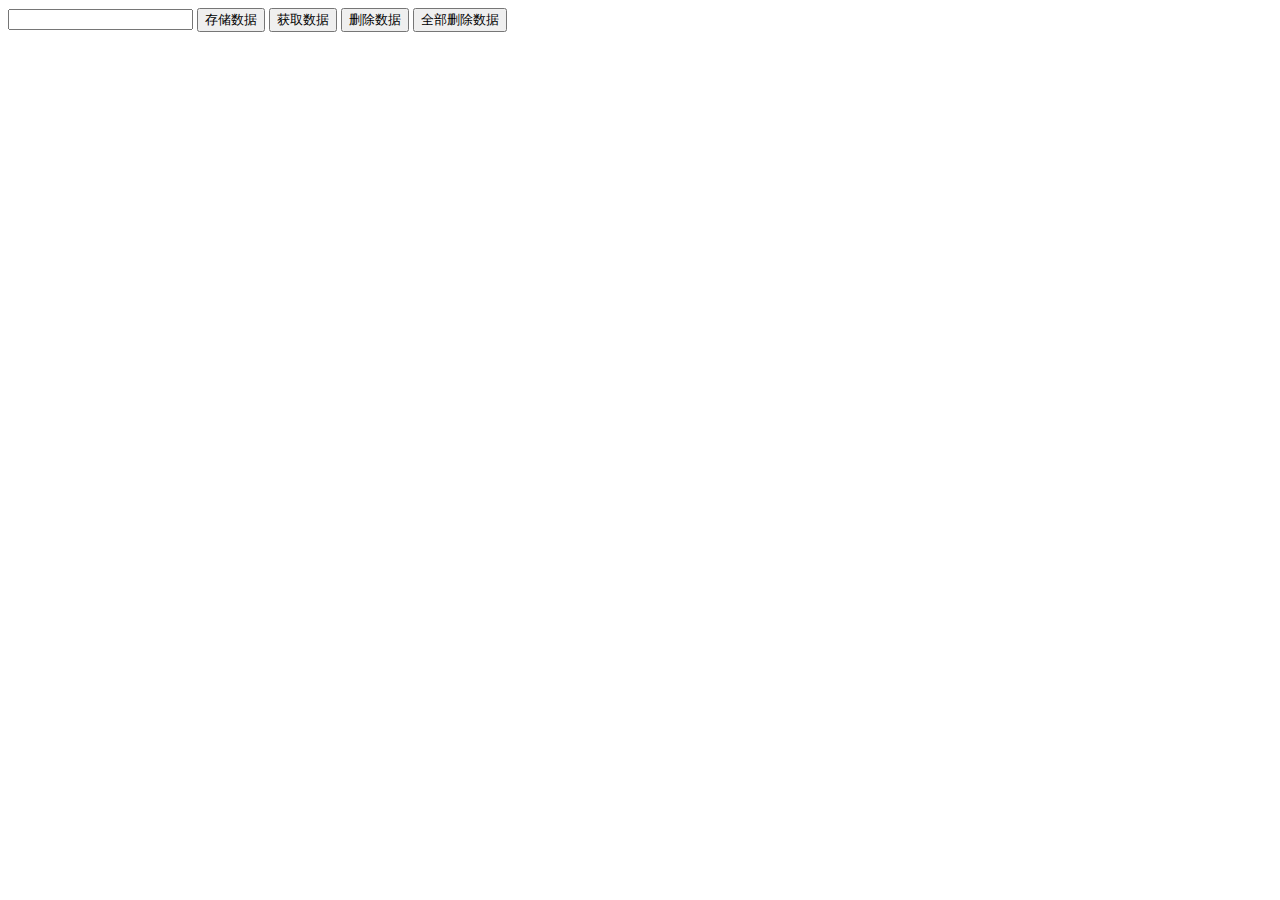
<file: home/02-本地存储.html>
<!DOCTYPE html>
<html lang="en">

<head>
    <meta charset="UTF-8">
    <meta name="viewport" content="width=device-width, initial-scale=1.0">
    <title>本地存储</title>
</head>

<body>
    <input type="text">
    <button class="set">存储数据</button>
    <button class="get">获取数据</button>
    <button class="remove">删除数据</button>
    <button class="clear">全部删除数据</button>
    <script>
        // 获取元素
        let inp = document.querySelector('input');
        let setBtn = document.querySelector('.set');
        let getBtn = document.querySelector('.get');
        let removeBtn = document.querySelector('.remove');
        let clearBtn = document.querySelector('.clear');

        // sessionStorage的操作
        //  生命周期：页面或者是浏览器关闭的时候（页面刷新，数据还在）

        // 存储数据 setItem
        // setBtn.onclick = function () {
        //     sessionStorage.setItem('name', inp.value);
        //     sessionStorage.setItem('age', 20);
        // }

        // // 获取数据 getItem
        // getBtn.onclick = function () {
        //     console.log(sessionStorage.getItem("name"));
        // }

        // // 删除数据 removeItem
        // removeBtn.onclick = function () {
        //     sessionStorage.removeItem('name');
        // }

        // // 删除所有数据 clear
        // clearBtn.onclick = function () {
        //     sessionStorage.clear();
        // }


        // localStorage 演示
        // 存储数据

        setBtn.onclick = function () {
            localStorage.setItem('good', inp.value);
            localStorage.setItem('age', 55);
        }

        // // 获取数据
        getBtn.onclick = function () {
            console.log(localStorage.getItem('good'));
        }

        // // 删除数据
        removeBtn.onclick = function () {
            localStorage.removeItem('good');
        }

        // // 删除所有数据
        clearBtn.onclick = function () {
            localStorage.clear();
        }
    </script>
</body>

</html>
</file>
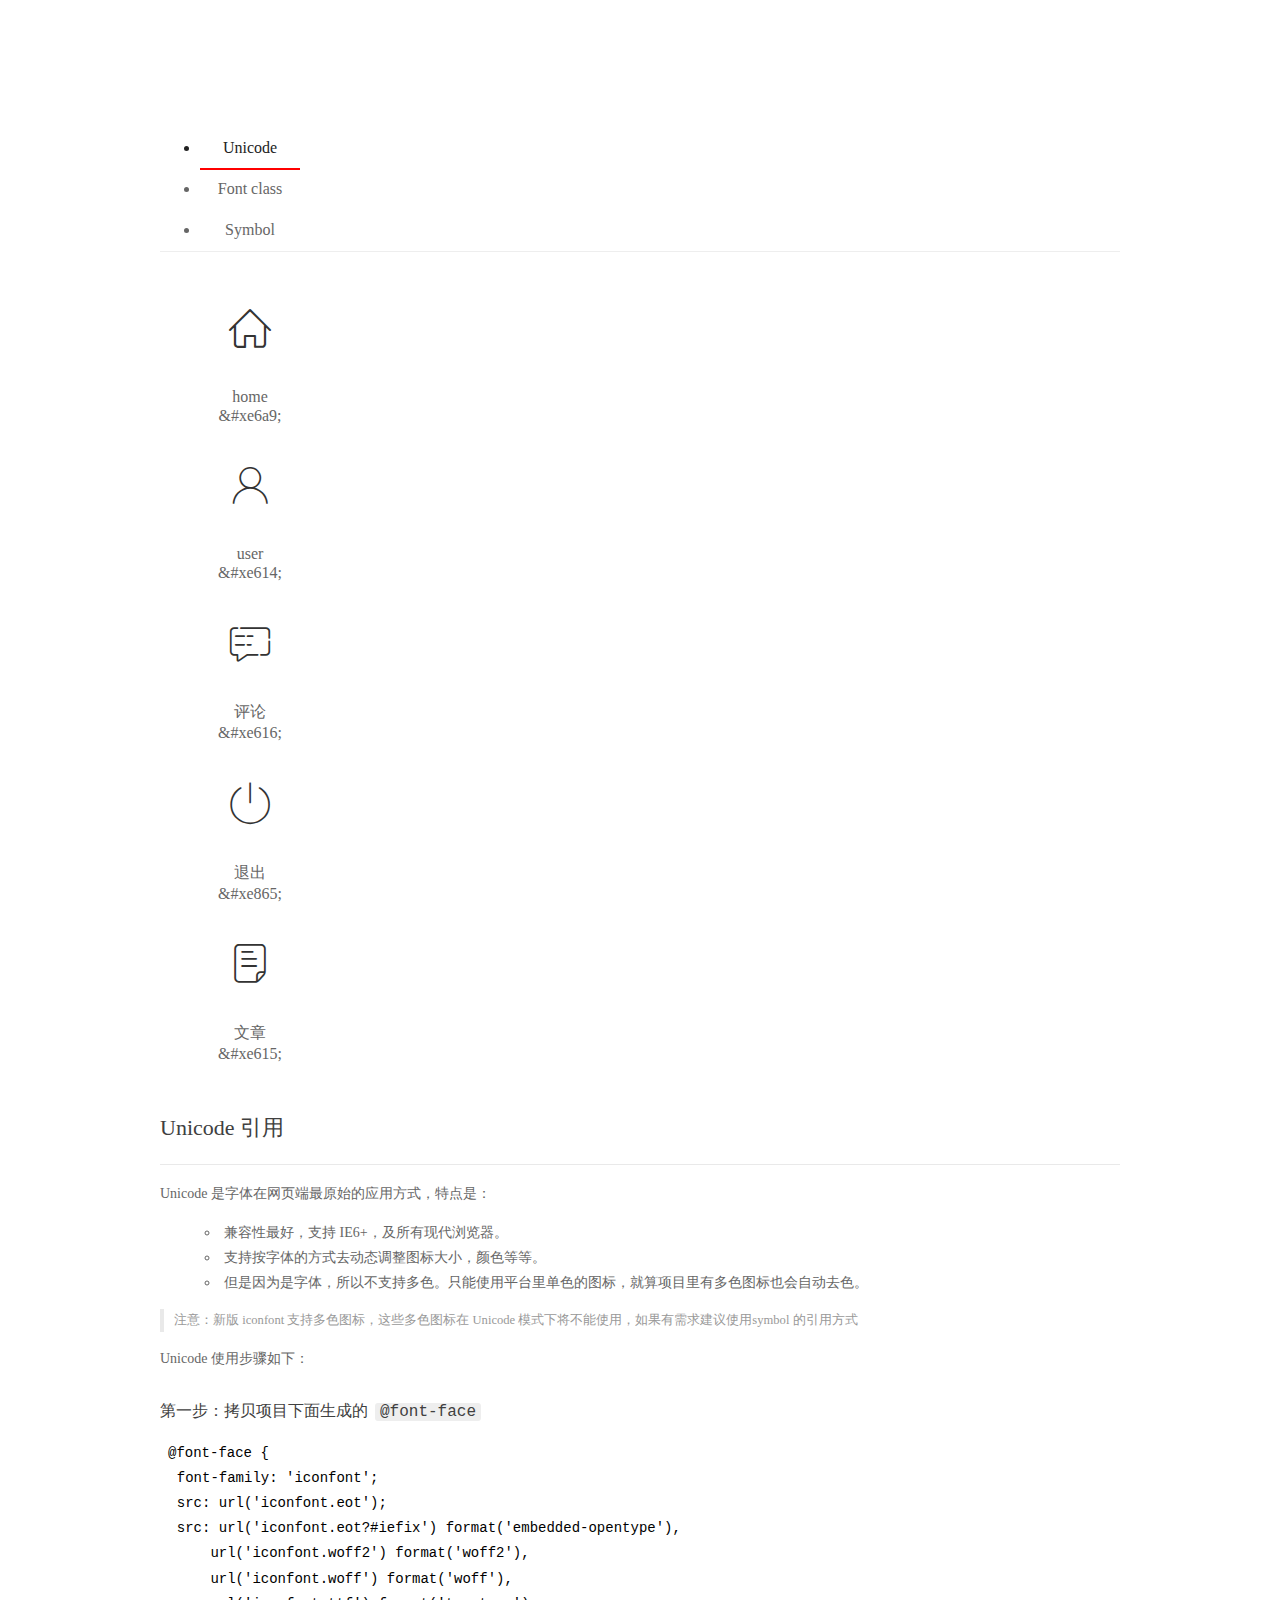
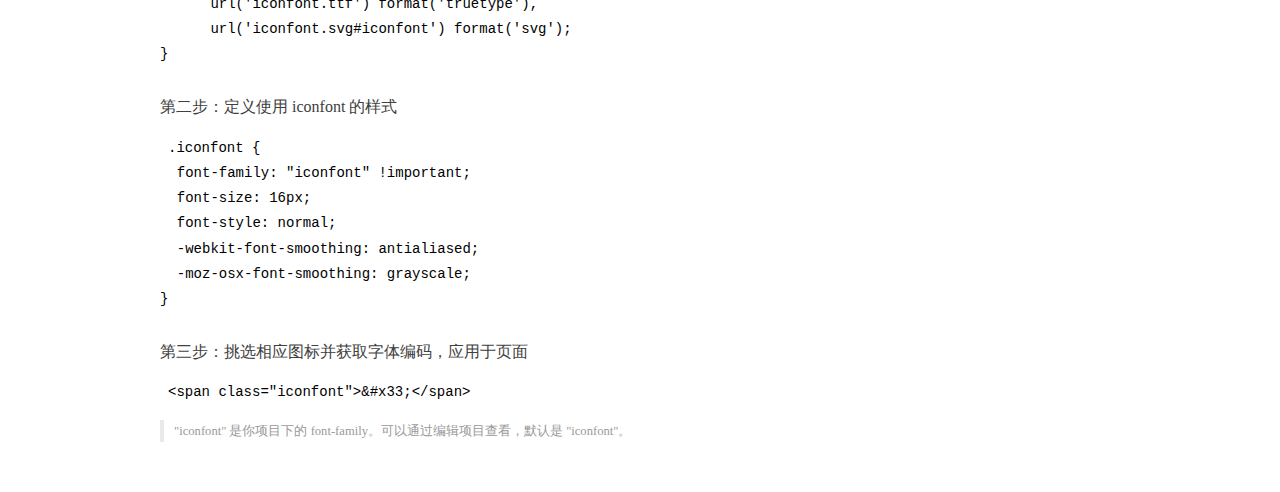
<file: assets/fonts/demo_index.html>
<!DOCTYPE html>
<html>
<head>
  <meta charset="utf-8"/>
  <title>IconFont Demo</title>
  <link rel="shortcut icon" href="https://gtms04.alicdn.com/tps/i4/TB1_oz6GVXXXXaFXpXXJDFnIXXX-64-64.ico" type="image/x-icon"/>
  <link rel="stylesheet" href="https://g.alicdn.com/thx/cube/1.3.2/cube.min.css">
  <link rel="stylesheet" href="demo.css">
  <link rel="stylesheet" href="iconfont.css">
  <script src="iconfont.js"></script>
  <!-- jQuery -->
  <script src="https://a1.alicdn.com/oss/uploads/2018/12/26/7bfddb60-08e8-11e9-9b04-53e73bb6408b.js"></script>
  <!-- 代码高亮 -->
  <script src="https://a1.alicdn.com/oss/uploads/2018/12/26/a3f714d0-08e6-11e9-8a15-ebf944d7534c.js"></script>
</head>
<body>
  <div class="main">
    <h1 class="logo"><a href="https://www.iconfont.cn/" title="iconfont 首页" target="_blank">&#xe86b;</a></h1>
    <div class="nav-tabs">
      <ul id="tabs" class="dib-box">
        <li class="dib active"><span>Unicode</span></li>
        <li class="dib"><span>Font class</span></li>
        <li class="dib"><span>Symbol</span></li>
      </ul>
      
    </div>
    <div class="tab-container">
      <div class="content unicode" style="display: block;">
          <ul class="icon_lists dib-box">
          
            <li class="dib">
              <span class="icon iconfont">&#xe6a9;</span>
                <div class="name">home</div>
                <div class="code-name">&amp;#xe6a9;</div>
              </li>
          
            <li class="dib">
              <span class="icon iconfont">&#xe614;</span>
                <div class="name">user</div>
                <div class="code-name">&amp;#xe614;</div>
              </li>
          
            <li class="dib">
              <span class="icon iconfont">&#xe616;</span>
                <div class="name">评论</div>
                <div class="code-name">&amp;#xe616;</div>
              </li>
          
            <li class="dib">
              <span class="icon iconfont">&#xe865;</span>
                <div class="name">退出</div>
                <div class="code-name">&amp;#xe865;</div>
              </li>
          
            <li class="dib">
              <span class="icon iconfont">&#xe615;</span>
                <div class="name">文章</div>
                <div class="code-name">&amp;#xe615;</div>
              </li>
          
          </ul>
          <div class="article markdown">
          <h2 id="unicode-">Unicode 引用</h2>
          <hr>

          <p>Unicode 是字体在网页端最原始的应用方式，特点是：</p>
          <ul>
            <li>兼容性最好，支持 IE6+，及所有现代浏览器。</li>
            <li>支持按字体的方式去动态调整图标大小，颜色等等。</li>
            <li>但是因为是字体，所以不支持多色。只能使用平台里单色的图标，就算项目里有多色图标也会自动去色。</li>
          </ul>
          <blockquote>
            <p>注意：新版 iconfont 支持多色图标，这些多色图标在 Unicode 模式下将不能使用，如果有需求建议使用symbol 的引用方式</p>
          </blockquote>
          <p>Unicode 使用步骤如下：</p>
          <h3 id="-font-face">第一步：拷贝项目下面生成的 <code>@font-face</code></h3>
<pre><code class="language-css"
>@font-face {
  font-family: 'iconfont';
  src: url('iconfont.eot');
  src: url('iconfont.eot?#iefix') format('embedded-opentype'),
      url('iconfont.woff2') format('woff2'),
      url('iconfont.woff') format('woff'),
      url('iconfont.ttf') format('truetype'),
      url('iconfont.svg#iconfont') format('svg');
}
</code></pre>
          <h3 id="-iconfont-">第二步：定义使用 iconfont 的样式</h3>
<pre><code class="language-css"
>.iconfont {
  font-family: "iconfont" !important;
  font-size: 16px;
  font-style: normal;
  -webkit-font-smoothing: antialiased;
  -moz-osx-font-smoothing: grayscale;
}
</code></pre>
          <h3 id="-">第三步：挑选相应图标并获取字体编码，应用于页面</h3>
<pre>
<code class="language-html"
>&lt;span class="iconfont"&gt;&amp;#x33;&lt;/span&gt;
</code></pre>
          <blockquote>
            <p>"iconfont" 是你项目下的 font-family。可以通过编辑项目查看，默认是 "iconfont"。</p>
          </blockquote>
          </div>
      </div>
      <div class="content font-class">
        <ul class="icon_lists dib-box">
          
          <li class="dib">
            <span class="icon iconfont icon-home"></span>
            <div class="name">
              home
            </div>
            <div class="code-name">.icon-home
            </div>
          </li>
          
          <li class="dib">
            <span class="icon iconfont icon-user"></span>
            <div class="name">
              user
            </div>
            <div class="code-name">.icon-user
            </div>
          </li>
          
          <li class="dib">
            <span class="icon iconfont icon-pinglun"></span>
            <div class="name">
              评论
            </div>
            <div class="code-name">.icon-pinglun
            </div>
          </li>
          
          <li class="dib">
            <span class="icon iconfont icon-tuichu"></span>
            <div class="name">
              退出
            </div>
            <div class="code-name">.icon-tuichu
            </div>
          </li>
          
          <li class="dib">
            <span class="icon iconfont icon-16"></span>
            <div class="name">
              文章
            </div>
            <div class="code-name">.icon-16
            </div>
          </li>
          
        </ul>
        <div class="article markdown">
        <h2 id="font-class-">font-class 引用</h2>
        <hr>

        <p>font-class 是 Unicode 使用方式的一种变种，主要是解决 Unicode 书写不直观，语意不明确的问题。</p>
        <p>与 Unicode 使用方式相比，具有如下特点：</p>
        <ul>
          <li>兼容性良好，支持 IE8+，及所有现代浏览器。</li>
          <li>相比于 Unicode 语意明确，书写更直观。可以很容易分辨这个 icon 是什么。</li>
          <li>因为使用 class 来定义图标，所以当要替换图标时，只需要修改 class 里面的 Unicode 引用。</li>
          <li>不过因为本质上还是使用的字体，所以多色图标还是不支持的。</li>
        </ul>
        <p>使用步骤如下：</p>
        <h3 id="-fontclass-">第一步：引入项目下面生成的 fontclass 代码：</h3>
<pre><code class="language-html">&lt;link rel="stylesheet" href="./iconfont.css"&gt;
</code></pre>
        <h3 id="-">第二步：挑选相应图标并获取类名，应用于页面：</h3>
<pre><code class="language-html">&lt;span class="iconfont icon-xxx"&gt;&lt;/span&gt;
</code></pre>
        <blockquote>
          <p>"
            iconfont" 是你项目下的 font-family。可以通过编辑项目查看，默认是 "iconfont"。</p>
        </blockquote>
      </div>
      </div>
      <div class="content symbol">
          <ul class="icon_lists dib-box">
          
            <li class="dib">
                <svg class="icon svg-icon" aria-hidden="true">
                  <use xlink:href="#icon-home"></use>
                </svg>
                <div class="name">home</div>
                <div class="code-name">#icon-home</div>
            </li>
          
            <li class="dib">
                <svg class="icon svg-icon" aria-hidden="true">
                  <use xlink:href="#icon-user"></use>
                </svg>
                <div class="name">user</div>
                <div class="code-name">#icon-user</div>
            </li>
          
            <li class="dib">
                <svg class="icon svg-icon" aria-hidden="true">
                  <use xlink:href="#icon-pinglun"></use>
                </svg>
                <div class="name">评论</div>
                <div class="code-name">#icon-pinglun</div>
            </li>
          
            <li class="dib">
                <svg class="icon svg-icon" aria-hidden="true">
                  <use xlink:href="#icon-tuichu"></use>
                </svg>
                <div class="name">退出</div>
                <div class="code-name">#icon-tuichu</div>
            </li>
          
            <li class="dib">
                <svg class="icon svg-icon" aria-hidden="true">
                  <use xlink:href="#icon-16"></use>
                </svg>
                <div class="name">文章</div>
                <div class="code-name">#icon-16</div>
            </li>
          
          </ul>
          <div class="article markdown">
          <h2 id="symbol-">Symbol 引用</h2>
          <hr>

          <p>这是一种全新的使用方式，应该说这才是未来的主流，也是平台目前推荐的用法。相关介绍可以参考这篇<a href="">文章</a>
            这种用法其实是做了一个 SVG 的集合，与另外两种相比具有如下特点：</p>
          <ul>
            <li>支持多色图标了，不再受单色限制。</li>
            <li>通过一些技巧，支持像字体那样，通过 <code>font-size</code>, <code>color</code> 来调整样式。</li>
            <li>兼容性较差，支持 IE9+，及现代浏览器。</li>
            <li>浏览器渲染 SVG 的性能一般，还不如 png。</li>
          </ul>
          <p>使用步骤如下：</p>
          <h3 id="-symbol-">第一步：引入项目下面生成的 symbol 代码：</h3>
<pre><code class="language-html">&lt;script src="./iconfont.js"&gt;&lt;/script&gt;
</code></pre>
          <h3 id="-css-">第二步：加入通用 CSS 代码（引入一次就行）：</h3>
<pre><code class="language-html">&lt;style&gt;
.icon {
  width: 1em;
  height: 1em;
  vertical-align: -0.15em;
  fill: currentColor;
  overflow: hidden;
}
&lt;/style&gt;
</code></pre>
          <h3 id="-">第三步：挑选相应图标并获取类名，应用于页面：</h3>
<pre><code class="language-html">&lt;svg class="icon" aria-hidden="true"&gt;
  &lt;use xlink:href="#icon-xxx"&gt;&lt;/use&gt;
&lt;/svg&gt;
</code></pre>
          </div>
      </div>

    </div>
  </div>
  <script>
  $(document).ready(function () {
      $('.tab-container .content:first').show()

      $('#tabs li').click(function (e) {
        var tabContent = $('.tab-container .content')
        var index = $(this).index()

        if ($(this).hasClass('active')) {
          return
        } else {
          $('#tabs li').removeClass('active')
          $(this).addClass('active')

          tabContent.hide().eq(index).fadeIn()
        }
      })
    })
  </script>
</body>
</html>
</file>
<file: assets/fonts/demo.css>
/* Logo 字体 */
@font-face {
  font-family: "iconfont logo";
  src: url('https://at.alicdn.com/t/font_985780_km7mi63cihi.eot?t=1545807318834');
  src: url('https://at.alicdn.com/t/font_985780_km7mi63cihi.eot?t=1545807318834#iefix') format('embedded-opentype'),
    url('https://at.alicdn.com/t/font_985780_km7mi63cihi.woff?t=1545807318834') format('woff'),
    url('https://at.alicdn.com/t/font_985780_km7mi63cihi.ttf?t=1545807318834') format('truetype'),
    url('https://at.alicdn.com/t/font_985780_km7mi63cihi.svg?t=1545807318834#iconfont') format('svg');
}

.logo {
  font-family: "iconfont logo";
  font-size: 160px;
  font-style: normal;
  -webkit-font-smoothing: antialiased;
  -moz-osx-font-smoothing: grayscale;
}

/* tabs */
.nav-tabs {
  position: relative;
}

.nav-tabs .nav-more {
  position: absolute;
  right: 0;
  bottom: 0;
  height: 42px;
  line-height: 42px;
  color: #666;
}

#tabs {
  border-bottom: 1px solid #eee;
}

#tabs li {
  cursor: pointer;
  width: 100px;
  height: 40px;
  line-height: 40px;
  text-align: center;
  font-size: 16px;
  border-bottom: 2px solid transparent;
  position: relative;
  z-index: 1;
  margin-bottom: -1px;
  color: #666;
}


#tabs .active {
  border-bottom-color: #f00;
  color: #222;
}

.tab-container .content {
  display: none;
}

/* 页面布局 */
.main {
  padding: 30px 100px;
  width: 960px;
  margin: 0 auto;
}

.main .logo {
  color: #333;
  text-align: left;
  margin-bottom: 30px;
  line-height: 1;
  height: 110px;
  margin-top: -50px;
  overflow: hidden;
  *zoom: 1;
}

.main .logo a {
  font-size: 160px;
  color: #333;
}

.helps {
  margin-top: 40px;
}

.helps pre {
  padding: 20px;
  margin: 10px 0;
  border: solid 1px #e7e1cd;
  background-color: #fffdef;
  overflow: auto;
}

.icon_lists {
  width: 100% !important;
  overflow: hidden;
  *zoom: 1;
}

.icon_lists li {
  width: 100px;
  margin-bottom: 10px;
  margin-right: 20px;
  text-align: center;
  list-style: none !important;
  cursor: default;
}

.icon_lists li .code-name {
  line-height: 1.2;
}

.icon_lists .icon {
  display: block;
  height: 100px;
  line-height: 100px;
  font-size: 42px;
  margin: 10px auto;
  color: #333;
  -webkit-transition: font-size 0.25s linear, width 0.25s linear;
  -moz-transition: font-size 0.25s linear, width 0.25s linear;
  transition: font-size 0.25s linear, width 0.25s linear;
}

.icon_lists .icon:hover {
  font-size: 100px;
}

.icon_lists .svg-icon {
  /* 通过设置 font-size 来改变图标大小 */
  width: 1em;
  /* 图标和文字相邻时，垂直对齐 */
  vertical-align: -0.15em;
  /* 通过设置 color 来改变 SVG 的颜色/fill */
  fill: currentColor;
  /* path 和 stroke 溢出 viewBox 部分在 IE 下会显示
      normalize.css 中也包含这行 */
  overflow: hidden;
}

.icon_lists li .name,
.icon_lists li .code-name {
  color: #666;
}

/* markdown 样式 */
.markdown {
  color: #666;
  font-size: 14px;
  line-height: 1.8;
}

.highlight {
  line-height: 1.5;
}

.markdown img {
  vertical-align: middle;
  max-width: 100%;
}

.markdown h1 {
  color: #404040;
  font-weight: 500;
  line-height: 40px;
  margin-bottom: 24px;
}

.markdown h2,
.markdown h3,
.markdown h4,
.markdown h5,
.markdown h6 {
  color: #404040;
  margin: 1.6em 0 0.6em 0;
  font-weight: 500;
  clear: both;
}

.markdown h1 {
  font-size: 28px;
}

.markdown h2 {
  font-size: 22px;
}

.markdown h3 {
  font-size: 16px;
}

.markdown h4 {
  font-size: 14px;
}

.markdown h5 {
  font-size: 12px;
}

.markdown h6 {
  font-size: 12px;
}

.markdown hr {
  height: 1px;
  border: 0;
  background: #e9e9e9;
  margin: 16px 0;
  clear: both;
}

.markdown p {
  margin: 1em 0;
}

.markdown>p,
.markdown>blockquote,
.markdown>.highlight,
.markdown>ol,
.markdown>ul {
  width: 80%;
}

.markdown ul>li {
  list-style: circle;
}

.markdown>ul li,
.markdown blockquote ul>li {
  margin-left: 20px;
  padding-left: 4px;
}

.markdown>ul li p,
.markdown>ol li p {
  margin: 0.6em 0;
}

.markdown ol>li {
  list-style: decimal;
}

.markdown>ol li,
.markdown blockquote ol>li {
  margin-left: 20px;
  padding-left: 4px;
}

.markdown code {
  margin: 0 3px;
  padding: 0 5px;
  background: #eee;
  border-radius: 3px;
}

.markdown strong,
.markdown b {
  font-weight: 600;
}

.markdown>table {
  border-collapse: collapse;
  border-spacing: 0px;
  empty-cells: show;
  border: 1px solid #e9e9e9;
  width: 95%;
  margin-bottom: 24px;
}

.markdown>table th {
  white-space: nowrap;
  color: #333;
  font-weight: 600;
}

.markdown>table th,
.markdown>table td {
  border: 1px solid #e9e9e9;
  padding: 8px 16px;
  text-align: left;
}

.markdown>table th {
  background: #F7F7F7;
}

.markdown blockquote {
  font-size: 90%;
  color: #999;
  border-left: 4px solid #e9e9e9;
  padding-left: 0.8em;
  margin: 1em 0;
}

.markdown blockquote p {
  margin: 0;
}

.markdown .anchor {
  opacity: 0;
  transition: opacity 0.3s ease;
  margin-left: 8px;
}

.markdown .waiting {
  color: #ccc;
}

.markdown h1:hover .anchor,
.markdown h2:hover .anchor,
.markdown h3:hover .anchor,
.markdown h4:hover .anchor,
.markdown h5:hover .anchor,
.markdown h6:hover .anchor {
  opacity: 1;
  display: inline-block;
}

.markdown>br,
.markdown>p>br {
  clear: both;
}


.hljs {
  display: block;
  background: white;
  padding: 0.5em;
  color: #333333;
  overflow-x: auto;
}

.hljs-comment,
.hljs-meta {
  color: #969896;
}

.hljs-string,
.hljs-variable,
.hljs-template-variable,
.hljs-strong,
.hljs-emphasis,
.hljs-quote {
  color: #df5000;
}

.hljs-keyword,
.hljs-selector-tag,
.hljs-type {
  color: #a71d5d;
}

.hljs-literal,
.hljs-symbol,
.hljs-bullet,
.hljs-attribute {
  color: #0086b3;
}

.hljs-section,
.hljs-name {
  color: #63a35c;
}

.hljs-tag {
  color: #333333;
}

.hljs-title,
.hljs-attr,
.hljs-selector-id,
.hljs-selector-class,
.hljs-selector-attr,
.hljs-selector-pseudo {
  color: #795da3;
}

.hljs-addition {
  color: #55a532;
  background-color: #eaffea;
}

.hljs-deletion {
  color: #bd2c00;
  background-color: #ffecec;
}

.hljs-link {
  text-decoration: underline;
}

/* 代码高亮 */
/* PrismJS 1.15.0
https://prismjs.com/download.html#themes=prism&languages=markup+css+clike+javascript */
/**
 * prism.js default theme for JavaScript, CSS and HTML
 * Based on dabblet (http://dabblet.com)
 * @author Lea Verou
 */
code[class*="language-"],
pre[class*="language-"] {
  color: black;
  background: none;
  text-shadow: 0 1px white;
  font-family: Consolas, Monaco, 'Andale Mono', 'Ubuntu Mono', monospace;
  text-align: left;
  white-space: pre;
  word-spacing: normal;
  word-break: normal;
  word-wrap: normal;
  line-height: 1.5;

  -moz-tab-size: 4;
  -o-tab-size: 4;
  tab-size: 4;

  -webkit-hyphens: none;
  -moz-hyphens: none;
  -ms-hyphens: none;
  hyphens: none;
}

pre[class*="language-"]::-moz-selection,
pre[class*="language-"] ::-moz-selection,
code[class*="language-"]::-moz-selection,
code[class*="language-"] ::-moz-selection {
  text-shadow: none;
  background: #b3d4fc;
}

pre[class*="language-"]::selection,
pre[class*="language-"] ::selection,
code[class*="language-"]::selection,
code[class*="language-"] ::selection {
  text-shadow: none;
  background: #b3d4fc;
}

@media print {

  code[class*="language-"],
  pre[class*="language-"] {
    text-shadow: none;
  }
}

/* Code blocks */
pre[class*="language-"] {
  padding: 1em;
  margin: .5em 0;
  overflow: auto;
}

:not(pre)>code[class*="language-"],
pre[class*="language-"] {
  background: #f5f2f0;
}

/* Inline code */
:not(pre)>code[class*="language-"] {
  padding: .1em;
  border-radius: .3em;
  white-space: normal;
}

.token.comment,
.token.prolog,
.token.doctype,
.token.cdata {
  color: slategray;
}

.token.punctuation {
  color: #999;
}

.namespace {
  opacity: .7;
}

.token.property,
.token.tag,
.token.boolean,
.token.number,
.token.constant,
.token.symbol,
.token.deleted {
  color: #905;
}

.token.selector,
.token.attr-name,
.token.string,
.token.char,
.token.builtin,
.token.inserted {
  color: #690;
}

.token.operator,
.token.entity,
.token.url,
.language-css .token.string,
.style .token.string {
  color: #9a6e3a;
  background: hsla(0, 0%, 100%, .5);
}

.token.atrule,
.token.attr-value,
.token.keyword {
  color: #07a;
}

.token.function,
.token.class-name {
  color: #DD4A68;
}

.token.regex,
.token.important,
.token.variable {
  color: #e90;
}

.token.important,
.token.bold {
  font-weight: bold;
}

.token.italic {
  font-style: italic;
}

.token.entity {
  cursor: help;
}
</file>
<file: assets/fonts/iconfont.css>
@font-face {font-family: "iconfont";
  src: url('iconfont.eot?t=1576139966484'); /* IE9 */
  src: url('iconfont.eot?t=1576139966484#iefix') format('embedded-opentype'), /* IE6-IE8 */
  url('[data-uri]') format('woff2'),
  url('iconfont.woff?t=1576139966484') format('woff'),
  url('iconfont.ttf?t=1576139966484') format('truetype'), /* chrome, firefox, opera, Safari, Android, iOS 4.2+ */
  url('iconfont.svg?t=1576139966484#iconfont') format('svg'); /* iOS 4.1- */
}

.iconfont {
  font-family: "iconfont" !important;
  font-size: 16px;
  font-style: normal;
  -webkit-font-smoothing: antialiased;
  -moz-osx-font-smoothing: grayscale;
}

.icon-home:before {
  content: "\e6a9";
}

.icon-user:before {
  content: "\e614";
}

.icon-pinglun:before {
  content: "\e616";
}

.icon-tuichu:before {
  content: "\e865";
}

.icon-16:before {
  content: "\e615";
}
</file>
